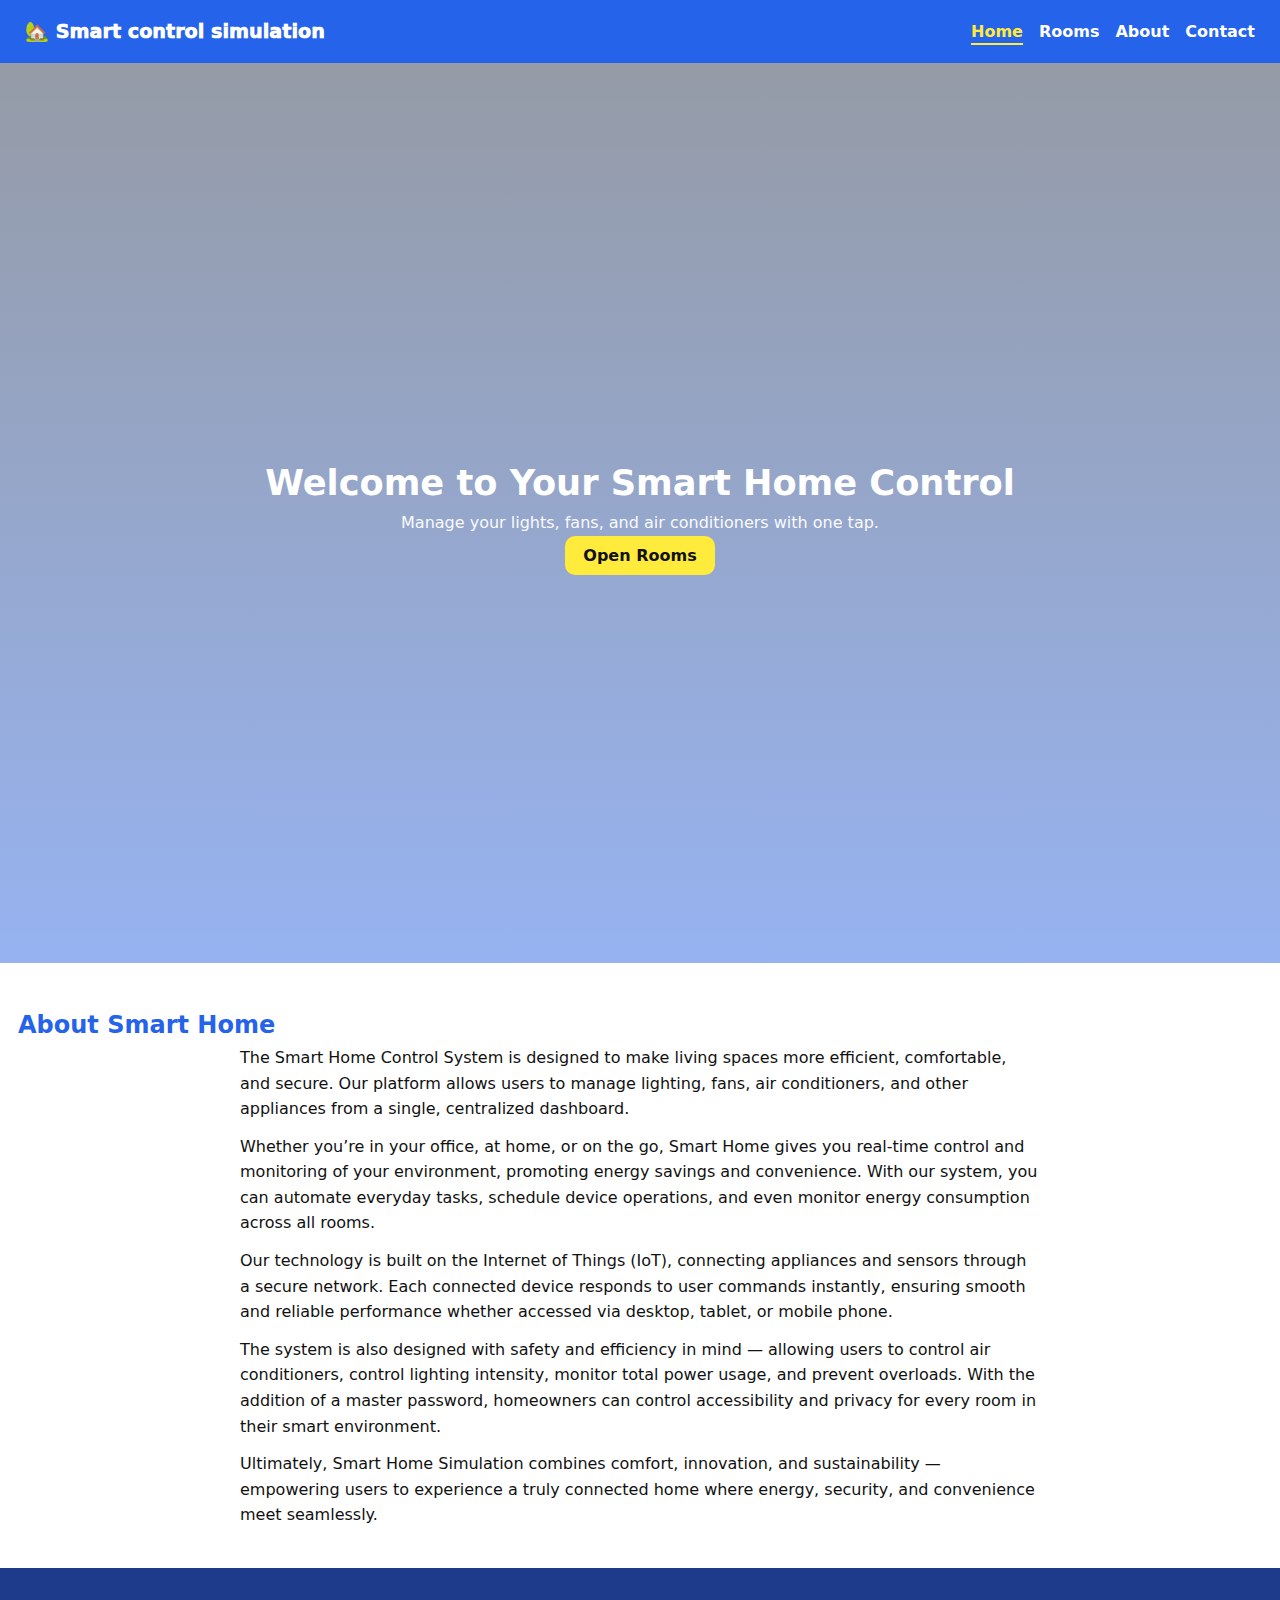
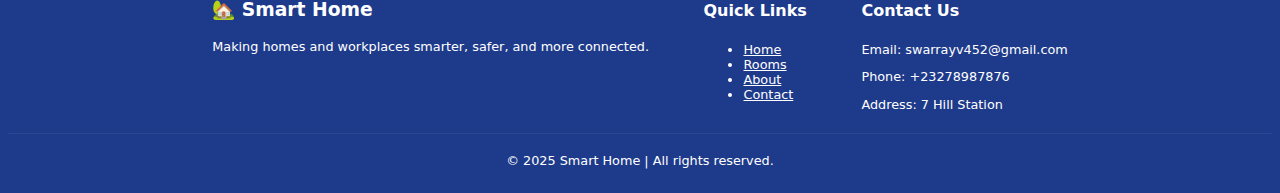
<file: Index.html>
<!DOCTYPE html>
<html lang="en">
  <head>
    <meta charset="utf-8" />
    <meta name="viewport" content="width=device-width,initial-scale=1" />
    <title>Smart Home - Home</title>
    <link rel="stylesheet" href="style.css" />
  </head>

  <body>
    <header class="navbar">
      <div class="logo">🏡 Smart control simulation</div>
      <nav>
        <ul>
          <li><a href="index.html" class="active">Home</a></li>
          <li><a href="rooms.html">Rooms</a></li>
          <li><a href="about.html">About</a></li>
          <li><a href="contact.html">Contact</a></li>
        </ul>
      </nav>
    </header>

    <section class="hero">
      <div class="hero-content">
        <h1>Welcome to Your Smart Home Control</h1>
        <p>Manage your lights, fans, and air conditioners with one tap.</p>
        <a class="hero-btn" href="rooms.html">Open Rooms</a>
      </div>
    </section>

    <!-- 🏠 ABOUT SECTION -->
    <section class="page-section about">
      <h2>About Smart Home</h2>
      <p>
        The Smart Home Control System is designed to make living spaces more
        efficient, comfortable, and secure. Our platform allows users to manage
        lighting, fans, air conditioners, and other appliances from a single,
        centralized dashboard.
      </p>
      <p>
        Whether you’re in your office, at home, or on the go, Smart Home gives
        you real-time control and monitoring of your environment, promoting
        energy savings and convenience. With our system, you can automate
        everyday tasks, schedule device operations, and even monitor energy
        consumption across all rooms.
      </p>
      <p>
        Our technology is built on the Internet of Things (IoT), connecting
        appliances and sensors through a secure network. Each connected device
        responds to user commands instantly, ensuring smooth and reliable
        performance whether accessed via desktop, tablet, or mobile phone.
      </p>
      <p>
        The system is also designed with safety and efficiency in mind —
        allowing users to control air conditioners, control lighting intensity,
        monitor total power usage, and prevent overloads. With the addition of a
        master password, homeowners can control accessibility and privacy for
        every room in their smart environment.
      </p>
      <p>
        Ultimately, Smart Home Simulation combines comfort, innovation, and
        sustainability — empowering users to experience a truly connected home
        where energy, security, and convenience meet seamlessly.
      </p>
    </section>

    <footer class="footer">
      <div class="footer-content">
        <div class="footer-section">
          <h3>🏡 Smart Home</h3>
          <p>Making homes and workplaces smarter, safer, and more connected.</p>
        </div>

        <div class="footer-section">
          <h4>Quick Links</h4>
          <ul>
            <li><a href="index.html">Home</a></li>
            <li><a href="rooms.html">Rooms</a></li>
            <li><a href="about.html">About</a></li>
            <li><a href="contact.html">Contact</a></li>
          </ul>
        </div>

        <div class="footer-section">
          <h4>Contact Us</h4>
          <p>Email: swarrayv452@gmail.com</p>
          <p>Phone: +23278987876</p>
          <p>Address: 7 Hill Station</p>
        </div>
      </div>

      <div class="footer-bottom">
        <p>© 2025 Smart Home | All rights reserved.</p>
      </div>
    </footer>

    <script src="script.js"></script>
  </body>
</html>
</file>
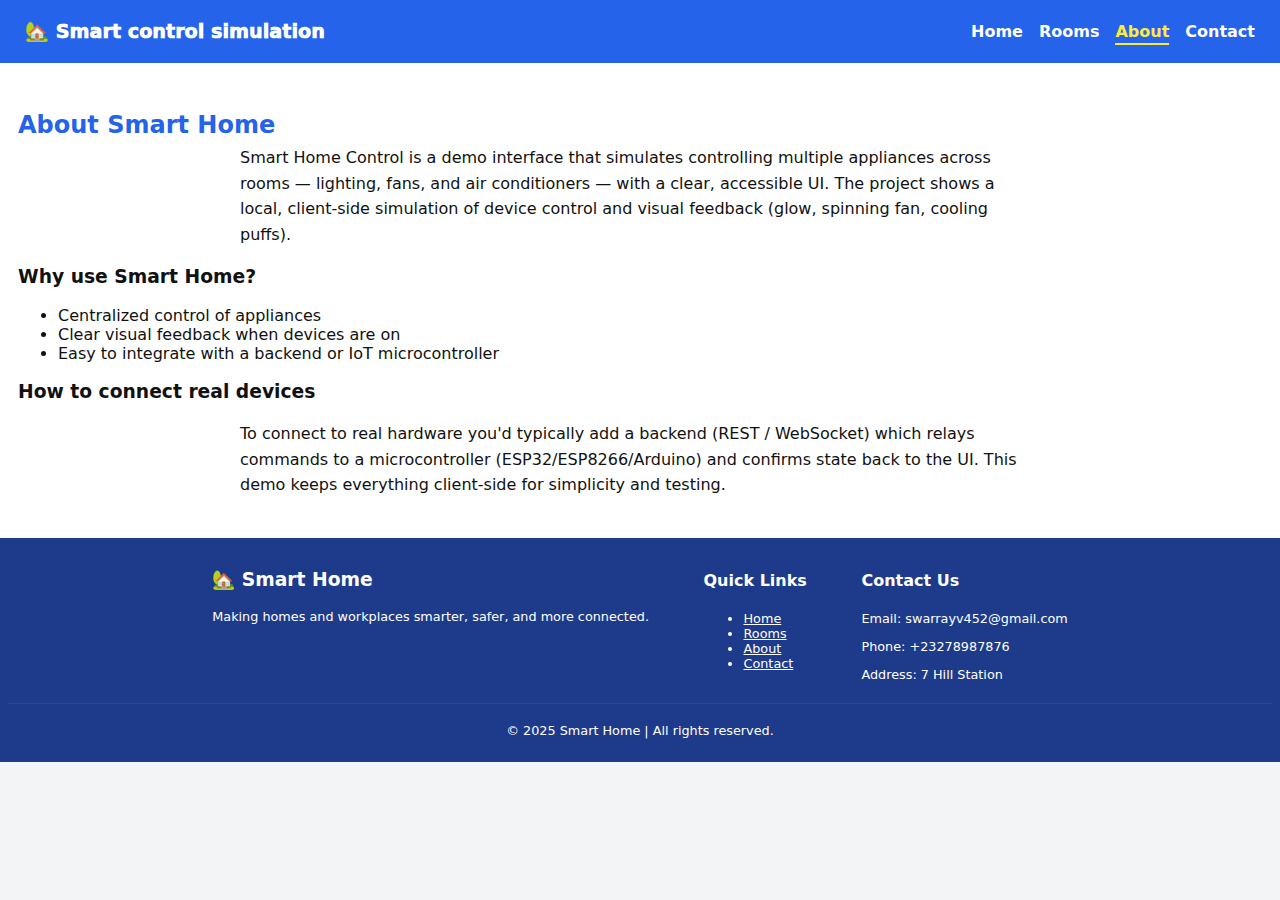
<file: About.html>
<!DOCTYPE html>
<html lang="en">
  <head>
    <meta charset="utf-8" />
    <meta name="viewport" content="width=device-width,initial-scale=1" />
    <title>Smart Home - About</title>
    <link rel="stylesheet" href="style.css" />
  </head>

  <body>
    <header class="navbar">
      <div class="logo">🏡 Smart control simulation</div>
      <nav>
        <ul>
          <li><a href="index.html">Home</a></li>
          <li><a href="rooms.html">Rooms</a></li>
          <li><a href="about.html" class="active">About</a></li>
          <li><a href="contact.html">Contact</a></li>
        </ul>
      </nav>
    </header>

    <section class="page-section about">
      <h2>About Smart Home</h2>
      <p>
        Smart Home Control is a demo interface that simulates controlling
        multiple appliances across rooms — lighting, fans, and air conditioners
        — with a clear, accessible UI. The project shows a local, client-side
        simulation of device control and visual feedback (glow, spinning fan,
        cooling puffs).
      </p>

      <h3>Why use Smart Home?</h3>
      <ul>
        <li>Centralized control of appliances</li>
        <li>Clear visual feedback when devices are on</li>
        <li>Easy to integrate with a backend or IoT microcontroller</li>
      </ul>

      <h3>How to connect real devices</h3>
      <p>
        To connect to real hardware you'd typically add a backend (REST /
        WebSocket) which relays commands to a microcontroller
        (ESP32/ESP8266/Arduino) and confirms state back to the UI. This demo
        keeps everything client-side for simplicity and testing.
      </p>
    </section>

    <footer class="footer compact">
      <div class="footer-content">
        <div class="footer-section">
          <h3>🏡 Smart Home</h3>
          <p>Making homes and workplaces smarter, safer, and more connected.</p>
        </div>

        <div class="footer-section">
          <h4>Quick Links</h4>
          <ul>
            <li><a href="index.html">Home</a></li>
            <li><a href="rooms.html">Rooms</a></li>
            <li><a href="about.html">About</a></li>
            <li><a href="contact.html">Contact</a></li>
          </ul>
        </div>

        <div class="footer-section">
          <h4>Contact Us</h4>
          <p>Email: swarrayv452@gmail.com</p>
          <p>Phone: +23278987876</p>
          <p>Address: 7 Hill Station</p>
        </div>
      </div>

      <div class="footer-bottom">
        <p>© 2025 Smart Home | All rights reserved.</p>
      </div>
    </footer>

    <script src="script.js"></script>
  </body>
</html>
</file>
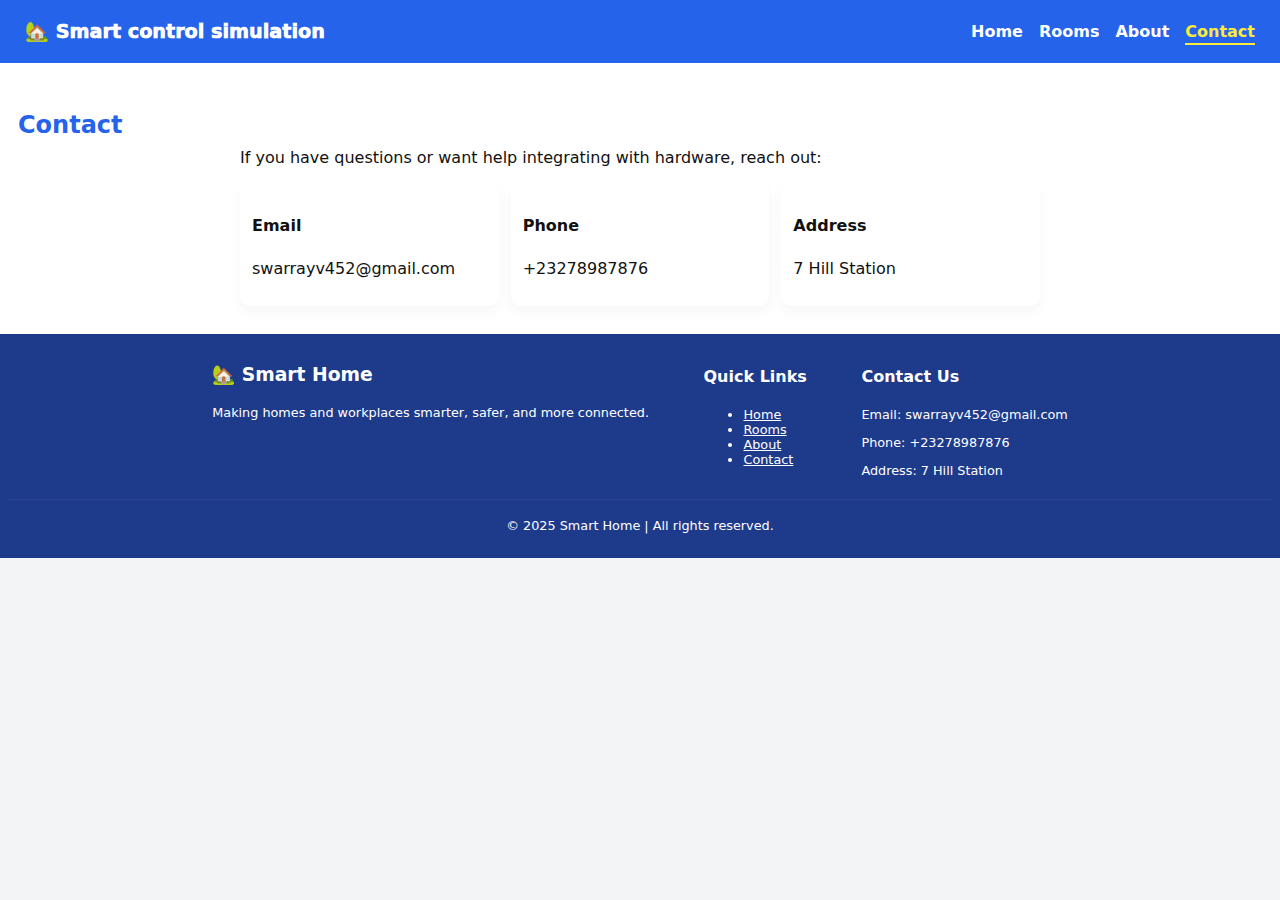
<file: Contact.html>
<!DOCTYPE html>
<html lang="en">
  <head>
    <meta charset="utf-8" />
    <meta name="viewport" content="width=device-width,initial-scale=1" />
    <title>Smart Home - Contact</title>
    <link rel="stylesheet" href="style.css" />
  </head>

  <body>
    <header class="navbar">
      <div class="logo">🏡 Smart control simulation</div>
      <nav>
        <ul>
          <li><a href="index.html">Home</a></li>
          <li><a href="rooms.html">Rooms</a></li>
          <li><a href="about.html">About</a></li>
          <li><a href="contact.html" class="active">Contact</a></li>
        </ul>
      </nav>
    </header>

    <section class="page-section about">
      <h2>Contact</h2>
      <p>
        If you have questions or want help integrating with hardware, reach out:
      </p>

      <div class="contact-grid">
        <div class="contact-card">
          <h4>Email</h4>
          <p>swarrayv452@gmail.com</p>
        </div>

        <div class="contact-card">
          <h4>Phone</h4>
          <p>+23278987876</p>
        </div>

        <div class="contact-card">
          <h4>Address</h4>
          <p>7 Hill Station</p>
        </div>
      </div>
    </section>

    <footer class="footer compact">
      <div class="footer-content">
        <div class="footer-section">
          <h3>🏡 Smart Home</h3>
          <p>Making homes and workplaces smarter, safer, and more connected.</p>
        </div>

        <div class="footer-section">
          <h4>Quick Links</h4>
          <ul>
            <li><a href="index.html">Home</a></li>
            <li><a href="rooms.html">Rooms</a></li>
            <li><a href="about.html">About</a></li>
            <li><a href="contact.html">Contact</a></li>
          </ul>
        </div>

        <div class="footer-section">
          <h4>Contact Us</h4>
          <p>Email: swarrayv452@gmail.com</p>
          <p>Phone: +23278987876</p>
          <p>Address: 7 Hill Station</p>
        </div>
      </div>

      <div class="footer-bottom">
        <p>© 2025 Smart Home | All rights reserved.</p>
      </div>
    </footer>

    <script src="script.js"></script>
  </body>
</html>
</file>
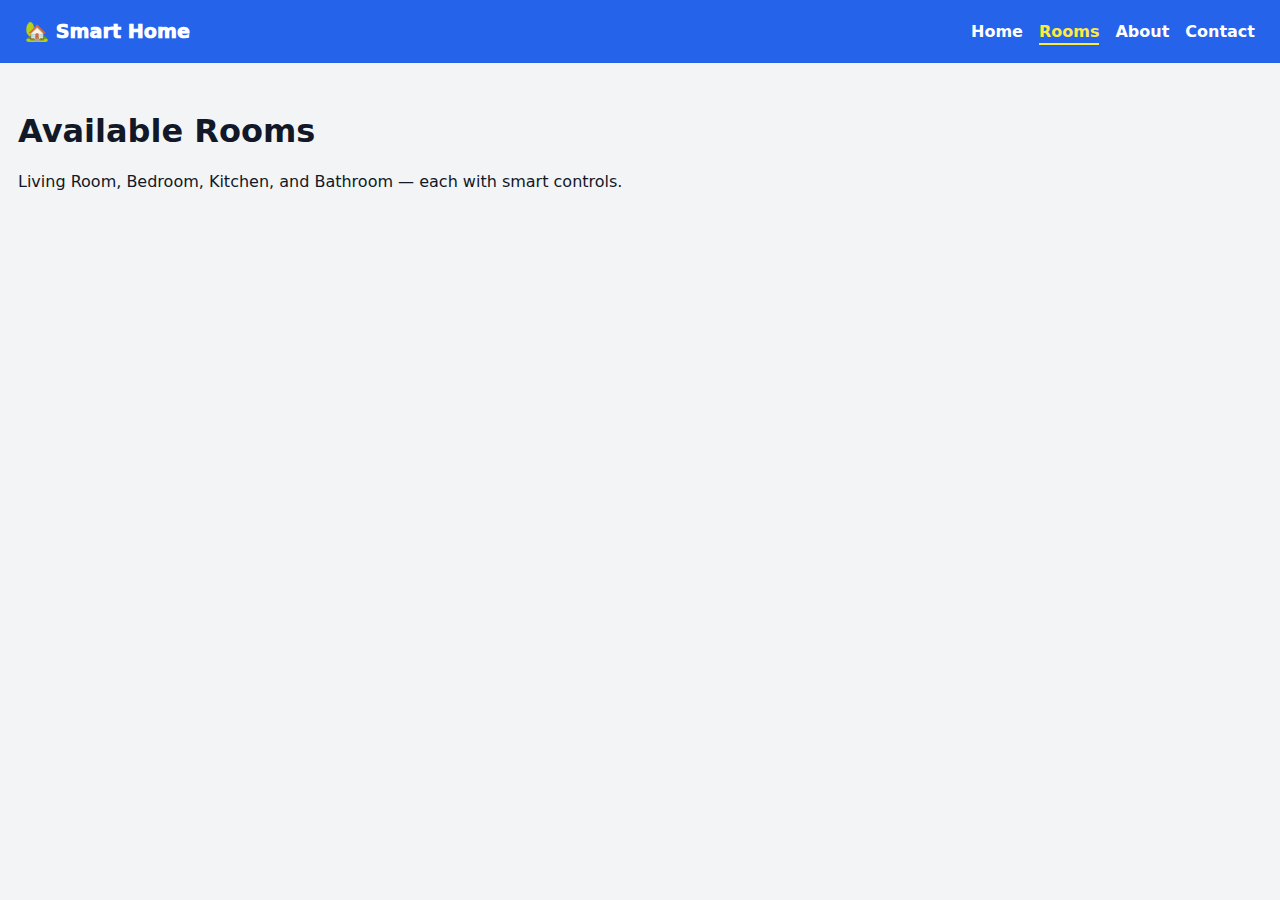
<file: Room.html>
<!DOCTYPE html>
<html lang="en">
  <head>
    <meta charset="UTF-8" />
    <meta name="viewport" content="width=device-width, initial-scale=1.0" />
    <title>Smart Home - Rooms</title>
    <link rel="stylesheet" href="style.css" />
  </head>

  <body>
    <header class="navbar">
      <div class="logo">🏡 Smart Home</div>
      <nav>
        <ul>
          <li><a href="index.html">Home</a></li>
          <li><a href="rooms.html" class="active">Rooms</a></li>
          <li><a href="about.html">About</a></li>
          <li><a href="contact.html">Contact</a></li>
        </ul>
      </nav>
    </header>

    <section class="page-section">
      <h1>Available Rooms</h1>
      <p>
        Living Room, Bedroom, Kitchen, and Bathroom — each with smart controls.
      </p>
    </section>
  </body>
</html>
</file>
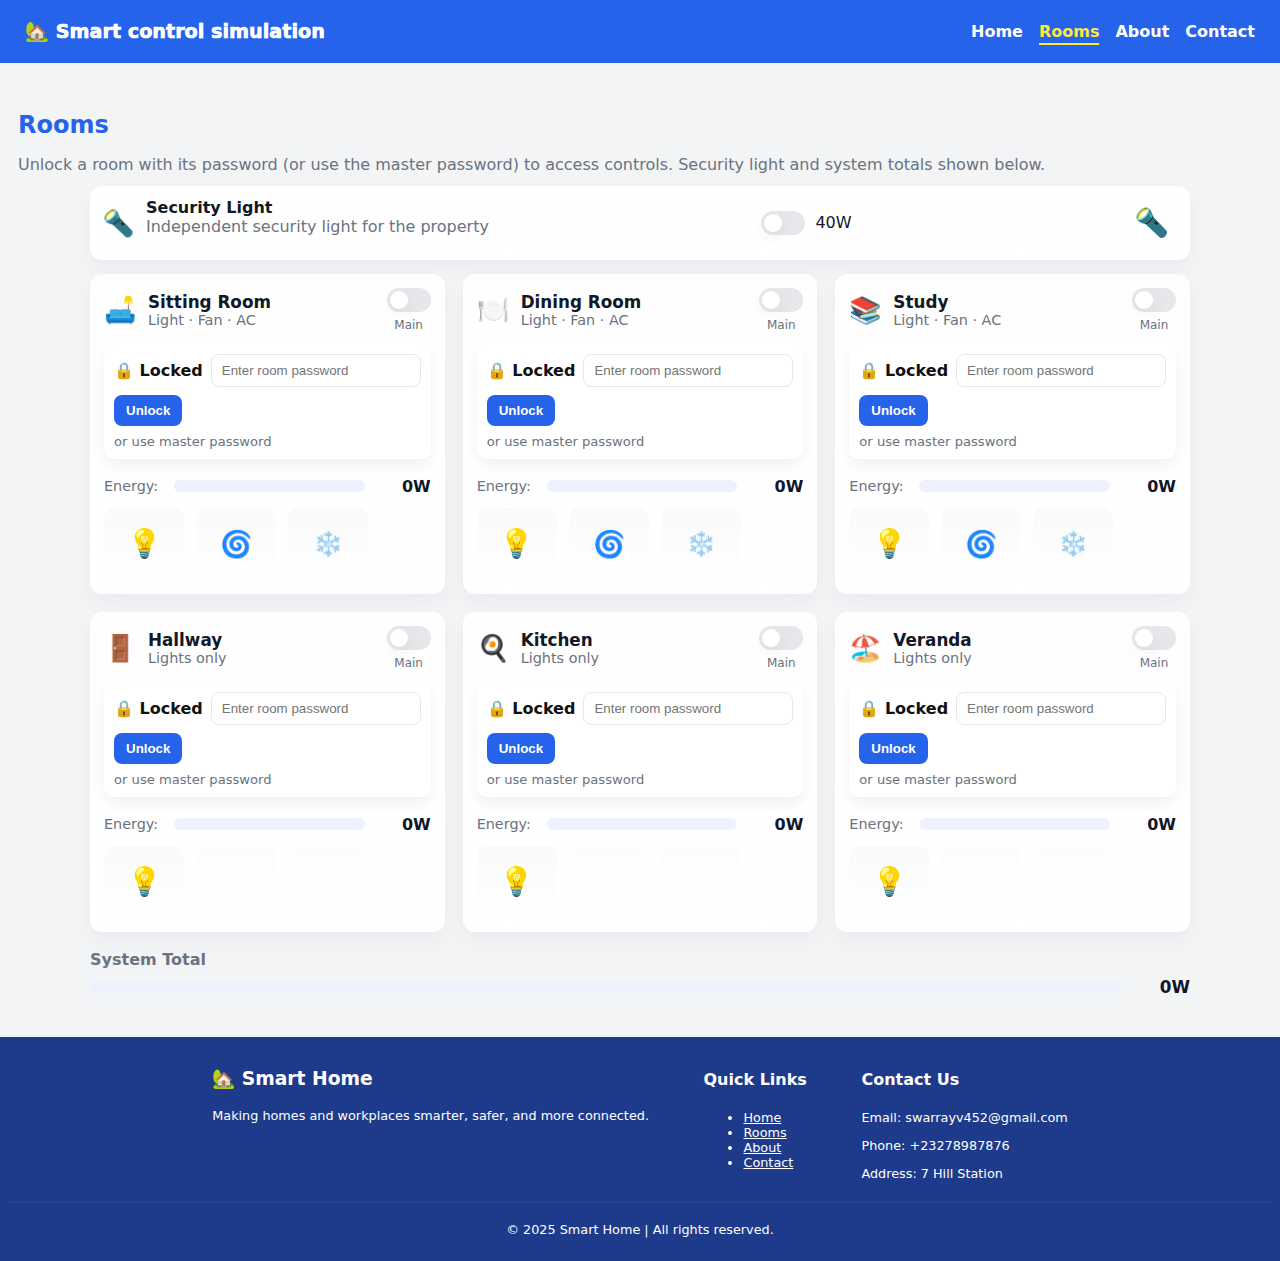
<file: rooms.html>
<!DOCTYPE html>
<html lang="en">
  <head>
    <meta charset="utf-8" />
    <meta name="viewport" content="width=device-width,initial-scale=1" />
    <title>Smart Home - Rooms</title>
    <link rel="stylesheet" href="style.css" />
  </head>

  <body>
    <header class="navbar">
      <div class="logo">🏡 Smart control simulation</div>
      <nav>
        <ul>
          <li><a href="index.html">Home</a></li>
          <li><a href="rooms.html" class="active">Rooms</a></li>
          <li><a href="about.html">About</a></li>
          <li><a href="contact.html">Contact</a></li>
        </ul>
      </nav>
    </header>

    <section class="page-section rooms-section">
      <h2>Rooms</h2>
      <p class="muted">
        Unlock a room with its password (or use the master password) to access
        controls. Security light and system totals shown below.
      </p>

      <!-- SECURITY LIGHT (top of rooms page) -->
      <div class="security-block">
        <div class="security-left">
          <div class="sec-icon">🔦</div>
          <div>
            <strong>Security Light</strong>
            <div class="muted">Independent security light for the property</div>
          </div>
        </div>

        <div class="security-controls">
          <label class="switch small">
            <input id="security-toggle" type="checkbox" />
            <span class="slider"></span>
          </label>
          <div class="sec-energy">40W</div>
        </div>

        <div class="security-visual" id="security-visual">
          <div class="bulb-emoji">🔦</div>
          <div class="bulb-glow"></div>
        </div>
      </div>

      <div class="cards-grid" id="rooms-grid">
        <!-- Sitting -->
        <article class="room-card" data-room="sitting">
          <div class="room-top">
            <div class="room-left">
              <div class="room-icon">🛋️</div>
              <div>
                <h3 class="room-title">Sitting Room</h3>
                <p class="room-sub">Light · Fan · AC</p>
              </div>
            </div>

            <div class="main-switch-wrap">
              <label class="switch small">
                <input
                  type="checkbox"
                  class="main-switch"
                  data-room="sitting"
                />
                <span class="slider"></span>
              </label>
              <div class="small-label">Main</div>
            </div>
          </div>

          <!-- LOCK BOX (simple inline style) -->
          <div class="lock-box" data-room="sitting">
            <div class="lock-title">🔒 Locked</div>
            <input
              type="password"
              class="lock-input"
              placeholder="Enter room password"
              aria-label="Password for Sitting Room"
            />
            <div class="lock-actions">
              <button class="unlock-btn" data-room="sitting">Unlock</button>
            </div>
            <div class="lock-hint">or use master password</div>
            <div class="lock-error hidden"></div>
          </div>

          <!-- controls block (hidden while locked) -->
          <div class="controls-inline hidden">
            <div class="control-inline" data-device="light">
              <div class="device-left">
                <span class="device-icon">💡</span><span>Light</span>
              </div>
              <label class="switch">
                <input
                  type="checkbox"
                  class="device-toggle"
                  data-room="sitting"
                  data-device="light"
                />
                <span class="slider"></span>
              </label>
            </div>

            <div class="control-inline" data-device="fan">
              <div class="device-left">
                <span class="device-icon">🌀</span><span>Fan</span>
              </div>
              <label class="switch">
                <input
                  type="checkbox"
                  class="device-toggle"
                  data-room="sitting"
                  data-device="fan"
                />
                <span class="slider"></span>
              </label>
            </div>

            <div class="control-inline" data-device="ac">
              <div class="device-left">
                <span class="device-icon">❄️</span><span>AC</span>
              </div>
              <label class="switch">
                <input
                  type="checkbox"
                  class="device-toggle"
                  data-room="sitting"
                  data-device="ac"
                />
                <span class="slider"></span>
              </label>
            </div>
          </div>

          <!-- ENERGY BAR -->
          <div class="energy-row">
            <div class="energy-label">Energy:</div>
            <div class="energy-bar-wrap">
              <div class="energy-bar">
                <div class="energy-fill" style="width: 0%"></div>
              </div>
            </div>
            <div class="energy-watts">0W</div>
          </div>

          <div class="visual-row">
            <div class="card-visual visual-light">
              <div class="bulb-emoji">💡</div>
              <div class="bulb-glow"></div>
            </div>
            <div class="card-visual visual-fan">
              <div class="fan-blades">🌀</div>
            </div>
            <div class="card-visual visual-ac">
              <div class="ac-unit">❄️</div>
              <div class="ac-puffs">
                <span class="puff"></span><span class="puff"></span
                ><span class="puff"></span>
              </div>
            </div>
          </div>
        </article>

        <!-- Dining -->
        <article class="room-card" data-room="dining">
          <div class="room-top">
            <div class="room-left">
              <div class="room-icon">🍽️</div>
              <div>
                <h3 class="room-title">Dining Room</h3>
                <p class="room-sub">Light · Fan · AC</p>
              </div>
            </div>

            <div class="main-switch-wrap">
              <label class="switch small">
                <input type="checkbox" class="main-switch" data-room="dining" />
                <span class="slider"></span>
              </label>
              <div class="small-label">Main</div>
            </div>
          </div>

          <div class="lock-box" data-room="dining">
            <div class="lock-title">🔒 Locked</div>
            <input
              type="password"
              class="lock-input"
              placeholder="Enter room password"
            />
            <div class="lock-actions">
              <button class="unlock-btn" data-room="dining">Unlock</button>
            </div>
            <div class="lock-hint">or use master password</div>
            <div class="lock-error hidden"></div>
          </div>

          <div class="controls-inline hidden">
            <div class="control-inline" data-device="light">
              <div class="device-left">
                <span class="device-icon">💡</span><span>Light</span>
              </div>
              <label class="switch">
                <input
                  type="checkbox"
                  class="device-toggle"
                  data-room="dining"
                  data-device="light"
                />
                <span class="slider"></span>
              </label>
            </div>

            <div class="control-inline" data-device="fan">
              <div class="device-left">
                <span class="device-icon">🌀</span><span>Fan</span>
              </div>
              <label class="switch">
                <input
                  type="checkbox"
                  class="device-toggle"
                  data-room="dining"
                  data-device="fan"
                />
                <span class="slider"></span>
              </label>
            </div>

            <div class="control-inline" data-device="ac">
              <div class="device-left">
                <span class="device-icon">❄️</span><span>AC</span>
              </div>
              <label class="switch">
                <input
                  type="checkbox"
                  class="device-toggle"
                  data-room="dining"
                  data-device="ac"
                />
                <span class="slider"></span>
              </label>
            </div>
          </div>

          <div class="energy-row">
            <div class="energy-label">Energy:</div>
            <div class="energy-bar-wrap">
              <div class="energy-bar">
                <div class="energy-fill" style="width: 0%"></div>
              </div>
            </div>
            <div class="energy-watts">0W</div>
          </div>

          <div class="visual-row">
            <div class="card-visual visual-light">
              <div class="bulb-emoji">💡</div>
              <div class="bulb-glow"></div>
            </div>
            <div class="card-visual visual-fan">
              <div class="fan-blades">🌀</div>
            </div>
            <div class="card-visual visual-ac">
              <div class="ac-unit">❄️</div>
              <div class="ac-puffs">
                <span class="puff"></span><span class="puff"></span
                ><span class="puff"></span>
              </div>
            </div>
          </div>
        </article>

        <!-- Study -->
        <article class="room-card" data-room="study">
          <div class="room-top">
            <div class="room-left">
              <div class="room-icon">📚</div>
              <div>
                <h3 class="room-title">Study</h3>
                <p class="room-sub">Light · Fan · AC</p>
              </div>
            </div>

            <div class="main-switch-wrap">
              <label class="switch small">
                <input type="checkbox" class="main-switch" data-room="study" />
                <span class="slider"></span>
              </label>
              <div class="small-label">Main</div>
            </div>
          </div>

          <div class="lock-box" data-room="study">
            <div class="lock-title">🔒 Locked</div>
            <input
              type="password"
              class="lock-input"
              placeholder="Enter room password"
            />
            <div class="lock-actions">
              <button class="unlock-btn" data-room="study">Unlock</button>
            </div>
            <div class="lock-hint">or use master password</div>
            <div class="lock-error hidden"></div>
          </div>

          <div class="controls-inline hidden">
            <div class="control-inline" data-device="light">
              <div class="device-left">
                <span class="device-icon">💡</span><span>Light</span>
              </div>
              <label class="switch">
                <input
                  type="checkbox"
                  class="device-toggle"
                  data-room="study"
                  data-device="light"
                />
                <span class="slider"></span>
              </label>
            </div>

            <div class="control-inline" data-device="fan">
              <div class="device-left">
                <span class="device-icon">🌀</span><span>Fan</span>
              </div>
              <label class="switch">
                <input
                  type="checkbox"
                  class="device-toggle"
                  data-room="study"
                  data-device="fan"
                />
                <span class="slider"></span>
              </label>
            </div>

            <div class="control-inline" data-device="ac">
              <div class="device-left">
                <span class="device-icon">❄️</span><span>AC</span>
              </div>
              <label class="switch">
                <input
                  type="checkbox"
                  class="device-toggle"
                  data-room="study"
                  data-device="ac"
                />
                <span class="slider"></span>
              </label>
            </div>
          </div>

          <div class="energy-row">
            <div class="energy-label">Energy:</div>
            <div class="energy-bar-wrap">
              <div class="energy-bar">
                <div class="energy-fill" style="width: 0%"></div>
              </div>
            </div>
            <div class="energy-watts">0W</div>
          </div>

          <div class="visual-row">
            <div class="card-visual visual-light">
              <div class="bulb-emoji">💡</div>
              <div class="bulb-glow"></div>
            </div>
            <div class="card-visual visual-fan">
              <div class="fan-blades">🌀</div>
            </div>
            <div class="card-visual visual-ac">
              <div class="ac-unit">❄️</div>
              <div class="ac-puffs">
                <span class="puff"></span><span class="puff"></span
                ><span class="puff"></span>
              </div>
            </div>
          </div>
        </article>

        <!-- Hallway -->
        <article class="room-card" data-room="hallway">
          <div class="room-top">
            <div class="room-left">
              <div class="room-icon">🚪</div>
              <div>
                <h3 class="room-title">Hallway</h3>
                <p class="room-sub">Lights only</p>
              </div>
            </div>

            <div class="main-switch-wrap">
              <label class="switch small">
                <input
                  type="checkbox"
                  class="main-switch"
                  data-room="hallway"
                />
                <span class="slider"></span>
              </label>
              <div class="small-label">Main</div>
            </div>
          </div>

          <div class="lock-box" data-room="hallway">
            <div class="lock-title">🔒 Locked</div>
            <input
              type="password"
              class="lock-input"
              placeholder="Enter room password"
            />
            <div class="lock-actions">
              <button class="unlock-btn" data-room="hallway">Unlock</button>
            </div>
            <div class="lock-hint">or use master password</div>
            <div class="lock-error hidden"></div>
          </div>

          <div class="controls-inline hidden">
            <div class="control-inline" data-device="light">
              <div class="device-left">
                <span class="device-icon">💡</span><span>Light</span>
              </div>
              <label class="switch">
                <input
                  type="checkbox"
                  class="device-toggle"
                  data-room="hallway"
                  data-device="light"
                />
                <span class="slider"></span>
              </label>
            </div>
          </div>

          <div class="energy-row">
            <div class="energy-label">Energy:</div>
            <div class="energy-bar-wrap">
              <div class="energy-bar">
                <div class="energy-fill" style="width: 0%"></div>
              </div>
            </div>
            <div class="energy-watts">0W</div>
          </div>

          <div class="visual-row">
            <div class="card-visual visual-light">
              <div class="bulb-emoji">💡</div>
              <div class="bulb-glow"></div>
            </div>
            <div class="card-visual visual-fan empty"></div>
            <div class="card-visual visual-ac empty"></div>
          </div>
        </article>

        <!-- Kitchen -->
        <article class="room-card" data-room="kitchen">
          <div class="room-top">
            <div class="room-left">
              <div class="room-icon">🍳</div>
              <div>
                <h3 class="room-title">Kitchen</h3>
                <p class="room-sub">Lights only</p>
              </div>
            </div>

            <div class="main-switch-wrap">
              <label class="switch small">
                <input
                  type="checkbox"
                  class="main-switch"
                  data-room="kitchen"
                />
                <span class="slider"></span>
              </label>
              <div class="small-label">Main</div>
            </div>
          </div>

          <div class="lock-box" data-room="kitchen">
            <div class="lock-title">🔒 Locked</div>
            <input
              type="password"
              class="lock-input"
              placeholder="Enter room password"
            />
            <div class="lock-actions">
              <button class="unlock-btn" data-room="kitchen">Unlock</button>
            </div>
            <div class="lock-hint">or use master password</div>
            <div class="lock-error hidden"></div>
          </div>

          <div class="controls-inline hidden">
            <div class="control-inline" data-device="light">
              <div class="device-left">
                <span class="device-icon">💡</span><span>Light</span>
              </div>
              <label class="switch">
                <input
                  type="checkbox"
                  class="device-toggle"
                  data-room="kitchen"
                  data-device="light"
                />
                <span class="slider"></span>
              </label>
            </div>
          </div>

          <div class="energy-row">
            <div class="energy-label">Energy:</div>
            <div class="energy-bar-wrap">
              <div class="energy-bar">
                <div class="energy-fill" style="width: 0%"></div>
              </div>
            </div>
            <div class="energy-watts">0W</div>
          </div>

          <div class="visual-row">
            <div class="card-visual visual-light">
              <div class="bulb-emoji">💡</div>
              <div class="bulb-glow"></div>
            </div>
            <div class="card-visual visual-fan empty"></div>
            <div class="card-visual visual-ac empty"></div>
          </div>
        </article>

        <!-- Veranda -->
        <article class="room-card" data-room="veranda">
          <div class="room-top">
            <div class="room-left">
              <div class="room-icon">🏖️</div>
              <div>
                <h3 class="room-title">Veranda</h3>
                <p class="room-sub">Lights only</p>
              </div>
            </div>

            <div class="main-switch-wrap">
              <label class="switch small">
                <input
                  type="checkbox"
                  class="main-switch"
                  data-room="veranda"
                />
                <span class="slider"></span>
              </label>
              <div class="small-label">Main</div>
            </div>
          </div>

          <div class="lock-box" data-room="veranda">
            <div class="lock-title">🔒 Locked</div>
            <input
              type="password"
              class="lock-input"
              placeholder="Enter room password"
            />
            <div class="lock-actions">
              <button class="unlock-btn" data-room="veranda">Unlock</button>
            </div>
            <div class="lock-hint">or use master password</div>
            <div class="lock-error hidden"></div>
          </div>

          <div class="controls-inline hidden">
            <div class="control-inline" data-device="light">
              <div class="device-left">
                <span class="device-icon">💡</span><span>Light</span>
              </div>
              <label class="switch">
                <input
                  type="checkbox"
                  class="device-toggle"
                  data-room="veranda"
                  data-device="light"
                />
                <span class="slider"></span>
              </label>
            </div>
          </div>

          <div class="energy-row">
            <div class="energy-label">Energy:</div>
            <div class="energy-bar-wrap">
              <div class="energy-bar">
                <div class="energy-fill" style="width: 0%"></div>
              </div>
            </div>
            <div class="energy-watts">0W</div>
          </div>

          <div class="visual-row">
            <div class="card-visual visual-light">
              <div class="bulb-emoji">💡</div>
              <div class="bulb-glow"></div>
            </div>
            <div class="card-visual visual-fan empty"></div>
            <div class="card-visual visual-ac empty"></div>
          </div>
        </article>
      </div>

      <!-- TOTAL SYSTEM ENERGY -->
      <div class="system-energy">
        <div class="total-label">System Total</div>
        <div class="energy-bar-wrap total">
          <div class="energy-bar">
            <div
              id="system-energy-fill"
              class="energy-fill"
              style="width: 0%"
            ></div>
          </div>
          <div id="system-energy-watts" class="energy-watts">0W</div>
        </div>
      </div>
    </section>

    <footer class="footer compact">
      <div class="footer-content">
        <div class="footer-section">
          <h3>🏡 Smart Home</h3>
          <p>Making homes and workplaces smarter, safer, and more connected.</p>
        </div>

        <div class="footer-section">
          <h4>Quick Links</h4>
          <ul>
            <li><a href="index.html">Home</a></li>
            <li><a href="rooms.html">Rooms</a></li>
            <li><a href="about.html">About</a></li>
            <li><a href="contact.html">Contact</a></li>
          </ul>
        </div>

        <div class="footer-section">
          <h4>Contact Us</h4>
          <p>Email: swarrayv452@gmail.com</p>
          <p>Phone: +23278987876</p>
          <p>Address: 7 Hill Station</p>
        </div>
      </div>

      <div class="footer-bottom">
        <p>© 2025 Smart Home | All rights reserved.</p>
      </div>
    </footer>

    <script src="script.js"></script>
  </body>
</html>
</file>
<file: style.css>
:root {
  --primary: #2563eb;
  --accent: #ffeb3b;
  --bg: #f3f4f6;
  --card: #ffffff;
  --muted: #6b7280;
  --footer: #1e3a8a;
}

/* basic */
* {
  box-sizing: border-box;
}
body {
  margin: 0;
  font-family: Inter, system-ui, -apple-system, "Segoe UI", Roboto, Arial,
    sans-serif;
  background: var(--bg);
  color: #111827;
  -webkit-font-smoothing: antialiased;
}

/* NAV */
.navbar {
  display: flex;
  justify-content: space-between;
  align-items: center;
  background: var(--primary);
  color: #fff;
  padding: 20px 25px;
  position: sticky;
  top: 0;
  z-index: 100;
}
.logo {
  font-weight: 1000;
  font-size: larger;
}
nav ul {
  list-style: none;
  display: flex;
  gap: 16px;
  margin: 0;
  padding: 0;
}
nav a {
  color: #fff;
  text-decoration: none;
  font-weight: 900;
}
nav a.active {
  color: var(--accent);
  border-bottom: 2px solid var(--accent);
  padding-bottom: 2px;
}

/* HERO */
.hero {
  height: 100vh;
  background: linear-gradient(rgba(86, 95, 113, 0.6), rgba(37, 99, 235, 0.45)),
    url("https://images.unsplash.com/photo-1600585154340-be6161a56a0c?auto=format&fit=crop&w=1600&q=80")
      center/cover no-repeat;
  color: #fff;
  display: flex;
  align-items: center;
  justify-content: center;
  text-align: center;
  padding: 36px 20px;
}
.hero h1 {
  font-size: 2.2rem;
  margin: 0 0 10px;
}
.hero p {
  margin: 0 0 14px;
  opacity: 0.95;
}
.hero-btn {
  background: var(--accent);
  color: #111;
  padding: 10px 18px;
  border-radius: 10px;
  text-decoration: none;
  font-weight: 700;
}

/* PAGE */
.page-section {
  padding: 28px 18px;
}
.page-section h2 {
  color: var(--primary);
  margin-bottom: 6px;
}
.muted {
  color: var(--muted);
  margin-bottom: 12px;
}

/* SECURITY LIGHT BLOCK */
.security-block {
  display: flex;
  align-items: center;
  justify-content: space-between;
  gap: 12px;
  background: linear-gradient(180deg, rgba(255, 255, 255, 0.98), #fff);
  padding: 10px 12px;
  border-radius: 12px;
  max-width: 1100px;
  margin: 8px auto 14px;
  box-shadow: 0 8px 20px rgba(16, 24, 40, 0.04);
}
.security-left {
  display: flex;
  gap: 12px;
  align-items: center;
}
.sec-icon {
  font-size: 26px;
}
.security-controls {
  display: flex;
  align-items: center;
  gap: 10px;
}
.security-visual {
  width: 54px;
  height: 54px;
  border-radius: 10px;
  display: grid;
  place-items: center;
  position: relative;
}
.security-visual .bulb-glow {
  position: absolute;
  width: 44px;
  height: 44px;
  border-radius: 999px;
  background: radial-gradient(
    circle,
    rgba(255, 235, 59, 0.95) 0%,
    rgba(255, 235, 59, 0.35) 25%,
    rgba(255, 235, 59, 0.08) 60%,
    transparent 70%
  );
  opacity: 0;
  transform: scale(0.8);
  transition: opacity 0.18s, transform 0.18s;
}
.security-visual.on .bulb-glow {
  opacity: 1;
  transform: scale(1);
}

/* GRID */
.cards-grid {
  display: grid;
  grid-template-columns: repeat(auto-fit, minmax(280px, 1fr));
  gap: 18px;
  max-width: 1100px;
  margin: 12px auto 0;
}

/* ROOM CARD */
.room-card {
  background: linear-gradient(180deg, rgba(255, 255, 255, 0.95), var(--card));
  padding: 14px;
  border-radius: 12px;
  box-shadow: 0 8px 20px rgba(16, 24, 40, 0.04);
  display: flex;
  flex-direction: column;
  gap: 12px;
}
.room-top {
  display: flex;
  justify-content: space-between;
  align-items: center;
}
.room-left {
  display: flex;
  gap: 12px;
  align-items: center;
}
.room-icon {
  font-size: 26px;
}
.room-title {
  margin: 0;
  font-size: 1.05rem;
}
.room-sub {
  margin: 0;
  color: var(--muted);
  font-size: 0.9rem;
}

/* main switch small */
.main-switch-wrap {
  display: flex;
  flex-direction: column;
  align-items: center;
  gap: 6px;
}
.small-label {
  font-size: 0.75rem;
  color: var(--muted);
}

/* LOCK BOX */
.lock-box {
  border-radius: 10px;
  background: #fff;
  padding: 10px;
  display: flex;
  gap: 8px;
  align-items: center;
  box-shadow: 0 6px 14px rgba(2, 6, 23, 0.06);
  flex-wrap: wrap;
}
.lock-title {
  font-weight: 700;
  color: #111;
}
.lock-input {
  padding: 8px 10px;
  border-radius: 8px;
  border: 1px solid #e5e7eb;
  flex: 1;
  min-width: 160px;
}
.lock-actions {
  display: flex;
  gap: 8px;
}
.unlock-btn {
  background: var(--primary);
  color: #fff;
  border: 0;
  padding: 8px 12px;
  border-radius: 8px;
  cursor: pointer;
  font-weight: 700;
}
.lock-hint {
  width: 100%;
  font-size: 0.82rem;
  color: var(--muted);
}
.lock-error {
  width: 100%;
  color: #b91c1c;
  font-weight: 700;
  font-size: 0.9rem;
}

/* hidden helper */
.hidden {
  display: none !important;
}

/* inline controls */
.controls-inline {
  display: flex;
  gap: 8px;
  flex-wrap: wrap;
}
.control-inline {
  display: flex;
  align-items: center;
  justify-content: space-between;
  gap: 8px;
  background: rgba(37, 99, 235, 0.03);
  padding: 8px;
  border-radius: 10px;
  min-width: 120px;
  flex: 1;
}
.device-left {
  display: flex;
  gap: 8px;
  align-items: center;
}
.device-icon {
  font-size: 18px;
}

/* ENERGY BAR */
.energy-row {
  display: flex;
  align-items: center;
  gap: 10px;
  margin-top: 6px;
}
.energy-label {
  font-size: 0.9rem;
  color: var(--muted);
  min-width: 60px;
}
.energy-bar-wrap {
  flex: 1;
  display: flex;
  align-items: center;
  gap: 8px;
}
.energy-bar {
  background: #eef2ff;
  border-radius: 999px;
  height: 12px;
  width: 100%;
  overflow: hidden;
}
.energy-fill {
  height: 100%;
  background: linear-gradient(90deg, var(--primary), #3b82f6);
  width: 0;
  transition: width 0.3s;
}
.energy-watts {
  min-width: 56px;
  text-align: right;
  font-weight: 700;
  color: #0f172a;
}

/* visuals row */
.visual-row {
  display: flex;
  gap: 12px;
  align-items: center;
  justify-content: flex-start;
}
.card-visual {
  width: 80px;
  height: 72px;
  border-radius: 10px;
  background: linear-gradient(180deg, rgba(0, 0, 0, 0.02), transparent);
  display: flex;
  align-items: center;
  justify-content: center;
  position: relative;
}
.card-visual.empty {
  opacity: 0.45;
}

/* light visual */
.bulb-emoji {
  font-size: 28px;
  z-index: 2;
}
.bulb-glow {
  position: absolute;
  width: 60px;
  height: 60px;
  border-radius: 999px;
  background: radial-gradient(
    circle,
    rgba(255, 235, 59, 0.95) 0%,
    rgba(255, 235, 59, 0.35) 25%,
    rgba(255, 235, 59, 0.08) 60%,
    transparent 70%
  );
  opacity: 0;
  transform: scale(0.8);
  transition: opacity 0.2s, transform 0.2s;
}
.card-visual.light-on .bulb-glow {
  opacity: 1;
  transform: scale(1);
}

/* fan visual */
.fan-blades {
  font-size: 26px;
  transition: transform 0.2s;
}
.card-visual.fan-on .fan-blades {
  animation: fan-spin 1s linear infinite;
}
@keyframes fan-spin {
  from {
    transform: rotate(0);
  }
  to {
    transform: rotate(360deg);
  }
}

/* ac visual */
.ac-unit {
  font-size: 24px;
}
.ac-puffs {
  position: absolute;
  bottom: -6px;
  display: flex;
  gap: 6px;
}
.ac-puffs .puff {
  width: 10px;
  height: 10px;
  border-radius: 50%;
  background: rgba(59, 130, 246, 0.2);
  opacity: 0;
  transform: translateY(6px);
}
.card-visual.ac-on .ac-puffs .puff {
  animation: ac-puff 1.2s infinite;
}
.card-visual.ac-on .ac-puffs .puff:nth-child(2) {
  animation-delay: 0.25s;
}
.card-visual.ac-on .ac-puffs .puff:nth-child(3) {
  animation-delay: 0.5s;
}
@keyframes ac-puff {
  0% {
    opacity: 0;
    transform: translateY(6px) scale(0.8);
  }
  50% {
    opacity: 0.9;
    transform: translateY(-12px) scale(1.05);
  }
  100% {
    opacity: 0;
    transform: translateY(-22px) scale(1.2);
  }
}

/* SWITCH (Style A) */
.switch {
  position: relative;
  display: inline-block;
  width: 54px;
  height: 30px;
}
.switch.small {
  width: 44px;
  height: 24px;
}
.switch input {
  opacity: 0;
  width: 0;
  height: 0;
}
.slider {
  position: absolute;
  inset: 0;
  border-radius: 34px;
  background: #e5e7eb;
  transition: background-color 0.18s;
}
.slider:before {
  content: "";
  position: absolute;
  height: 22px;
  width: 22px;
  left: 4px;
  top: 4px;
  background: #fff;
  border-radius: 50%;
  transition: transform 0.18s;
  box-shadow: 0 6px 16px rgba(2, 6, 23, 0.06);
}
.switch.small .slider:before {
  height: 18px;
  width: 18px;
  left: 3px;
  top: 3px;
}
.switch input:checked + .slider {
  background: var(--primary);
}
.switch input:checked + .slider:before {
  transform: translateX(24px);
}
.switch.small input:checked + .slider:before {
  transform: translateX(20px);
}

/* system energy */
.system-energy {
  max-width: 1100px;
  margin: 18px auto 12px;
  display: flex;
  flex-direction: column;
  gap: 8px;
}
.total-label {
  font-weight: 700;
  color: var(--muted);
}
.energy-bar-wrap.total {
  display: flex;
  align-items: center;
  gap: 12px;
}
#system-energy-watts {
  font-size: 1.05rem;
}

/* ABOUT & FOOTER */
.about {
  background: #fff;
  color: #111;
}
.about p {
  max-width: 800px;
  margin: 0 auto 12px;
  line-height: 1.6;
}

/* ================= COMPACT FOOTER FOR ALL PAGES ================= */
.footer {
  background: var(--footer);
  color: #fff;
  padding: 12px 8px;
  height: auto;
}
.footer .footer-content {
  display: flex;
  justify-content: space-around;
  flex-wrap: wrap;
  gap: 10px;
  max-width: 900px;
  margin: 0 auto 8px;
}
.footer p,
.footer a,
.footer li {
  font-size: 0.8rem;
  color: #fff;
}
.footer a:hover {
  color: #ffeb3b;
}
.footer-bottom {
  padding-top: 6px;
  font-size: 0.75rem;
  border-top: 1px solid rgba(255, 255, 255, 0.06);
  text-align: center;
}

/* small contact grid */
.contact-grid {
  display: flex;
  gap: 12px;
  flex-wrap: wrap;
  max-width: 800px;
  margin: 12px auto 0;
}
.contact-card {
  background: #fff;
  padding: 12px;
  border-radius: 10px;
  box-shadow: 0 6px 14px rgba(2, 6, 23, 0.04);
  flex: 1;
  min-width: 180px;
}

/* responsiveness */
@media (max-width: 900px) {
  .controls-inline {
    flex-direction: row;
    gap: 8px;
  }
  .visual-row {
    justify-content: flex-end;
  }
  .security-block {
    flex-direction: column;
    align-items: flex-start;
  }
}
@media (max-width: 620px) {
  .hero {
    height: 44vh;
    padding: 20px;
  }
  .cards-grid {
    grid-template-columns: 1fr;
  }
  .control-inline {
    min-width: unset;
    flex-basis: 100%;
  }
  .visual-row {
    flex-wrap: wrap;
  }
}
</file>
